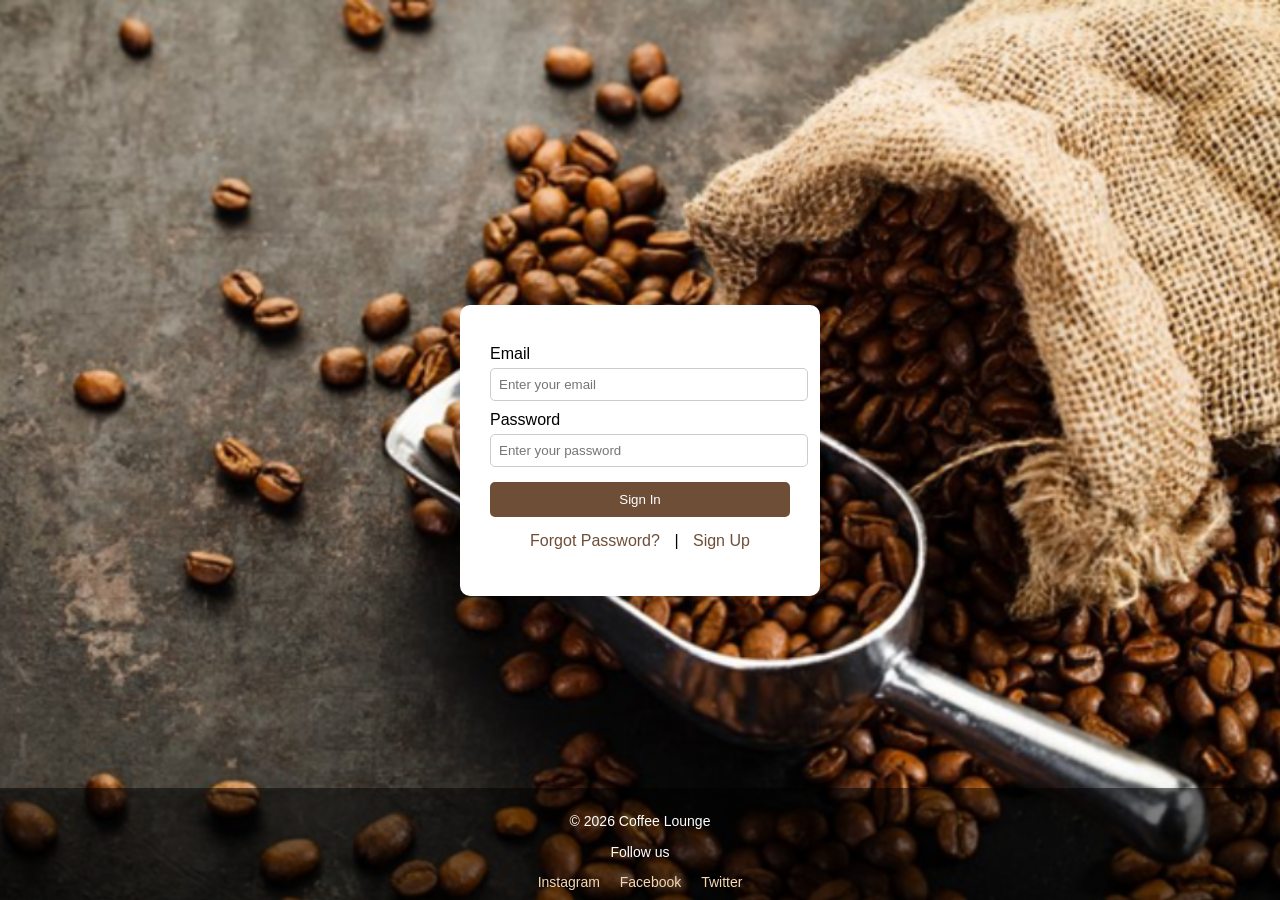
<file: login-page/index.html>
<!DOCTYPE html>
<html lang="en">
<head>
<meta charset="UTF-8">
<meta name="viewport" content="width=device-width, initial-scale=1.0">
<title>Coffee Login</title>
<link rel="stylesheet" href="style.css">
</head>

<body>

<div class="container">

<!-- <h1>☕ Coffee Time</h1> -->

<form>

<label>Email</label>
<input type="email" placeholder="Enter your email">

<label>Password</label>
<input type="password" placeholder="Enter your password">

<button>Sign In</button>

</form>

<p class="links">
<a href="#">Forgot Password?</a>
<span>|</span>
<a href="#">Sign Up</a>
</p>

</div>

<footer class="footer">
    <p>© 2026 Coffee Lounge</p>
    <p>Follow us</p>

    <div class="social">
        <a href="#">Instagram</a>
        <a href="#">Facebook</a>
        <a href="#">Twitter</a>
    </div>
</footer>

</body>
</html>
</file>
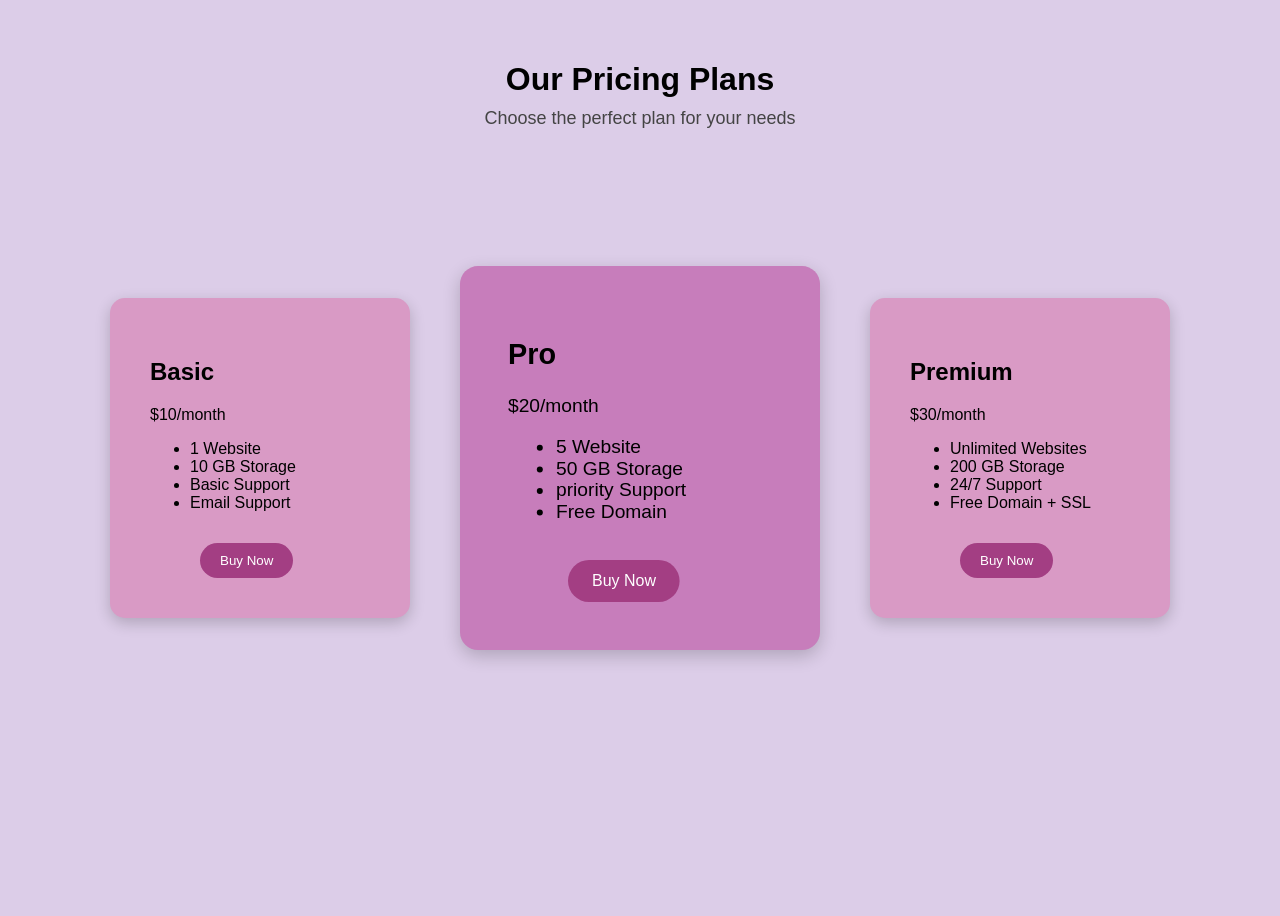
<file: pricing-cards-ui/index.html>
<!DOCTYPE html>
<html lang="en">
<head>
    <meta charset="UTF-8">
    <meta name="viewport" content="width=device-width, initial-scale=1.0">
    <title>Our Pricing Plans</title>
    <link rel="stylesheet" href="style.css">
</head>
<body>
    <h1 class="title">Our Pricing Plans</h1>
    <p class="subtitle">Choose the perfect plan for your needs</p>
    <div>
        
        <div class="parent">
         
            <div class="child">
                <h2>Basic</h2>
                <p>$10/month</p>
                <ul>
                    <li>1 Website</li>
                    <li>10 GB Storage</li>
                    <li>Basic Support</li>
                    <li>Email Support</li>
                </ul>
                <button>Buy Now</button>
            </div>

            <div class="child pro">
                  <h2>Pro</h2>
                  <p>$20/month</p>
                <ul>
                    <li>5 Website</li>
                    <li>50 GB Storage</li>
                    <li>priority Support</li>
                    <li>Free Domain</li>
                </ul>
                <button>Buy Now</button>
            </div>

            <div class="child">
                   <h2>Premium</h2>
                  <p>$30/month</p>
                <ul>
                    <li>Unlimited Websites</li>
                    <li>200 GB Storage</li>
                    <li>24/7 Support</li>
                    <li>Free Domain + SSL</li>
                </ul>
                <button>Buy Now</button>
            </div>

        </div>
    </div>
</body>
</html>
</file>
<file: login-page/style.css>
body{
    margin:0;
    font-family:Arial, Helvetica, sans-serif;
    background:#f5f5f5;
    height: 100vh;
    display:flex;
    justify-content:center;
    align-items:center;
    background-image: url("images/coffee.png");
    background-size: cover;
    background-position: center;
    background-attachment: fixed;
    
}

.container{
    background:white;
    padding:30px;
    width:300px;
    border-radius:10px;
    box-shadow:0 4px 10px rgba(0,0,0,0.1);
    text-align:center;
}

label{
    display:block;
    margin-top:10px;
    text-align:left;
}

input{
    width:100%;
    padding:8px;
    margin-top:5px;
    border-radius:5px;
    border:1px solid #ccc;
}

button{
    width:100%;
    padding:10px;
    margin-top:15px;
    border:none;
    background:#6f4e37;
    color:white;
    border-radius:5px;
    cursor:pointer;
}

button:hover{
    background:#5a3d2b;
}

p{
    margin-top:15px;
}
a {
    text-decoration:none;
    color:#6f4e37;
    margin:0 10px;
}
.links a:hover{
    text-decoration:underline;
}

.footer{
    position:fixed;
    bottom:0;
    width:100%;
    text-align:center;
    padding:10px;
    color:white;
    background:rgba(0,0,0,0.5);
    font-size:14px;
}

.footer a{
    color:#f5d7b2;
    margin:0 8px;
    text-decoration:none;
}

.footer a:hover{
    text-decoration:underline;
}
</file>
<file: pricing-cards-ui/style.css>
body {
    background-color: #DCCDE8;
    font-family: sans-serif;

    display:flex;
    justify-content:center;
    align-items:center;
    height:100vh;
}
.title{
    position:absolute;
    top:40px;
    font-size:32px;
    font-weight:bold;
}
.subtitle{
    position:absolute;
    top:90px;
    font-size:18px;
    color:#444;
}
.parent{
     display:flex;
     justify-content:center;
     gap:80px;
}
.child{
    width: 220px;
    padding: 40px;
    background-color: #D99AC5;
    border-radius: 15px;
    box-shadow: 0px 5px 15px rgba(0,0,0,0.2);
    color: black;
    transition: 0.3s;
}  
.pro{
    transform:scale(1.2);
    background:#C77DBB;
}
button{
    margin-top:15px;
    margin-left: 50px;
    padding:10px 20px;
    border:none;
    border-radius:20px;
    background:#A33E83;
    color:white;
    cursor:pointer;
}
button:hover{
    background:#7A2E64;
}

.child:hover{
    transform: scale(1.3) translateY(-10px);
    z-index: 10;
    border:1px solid #A33E83;
    
}
</file>
